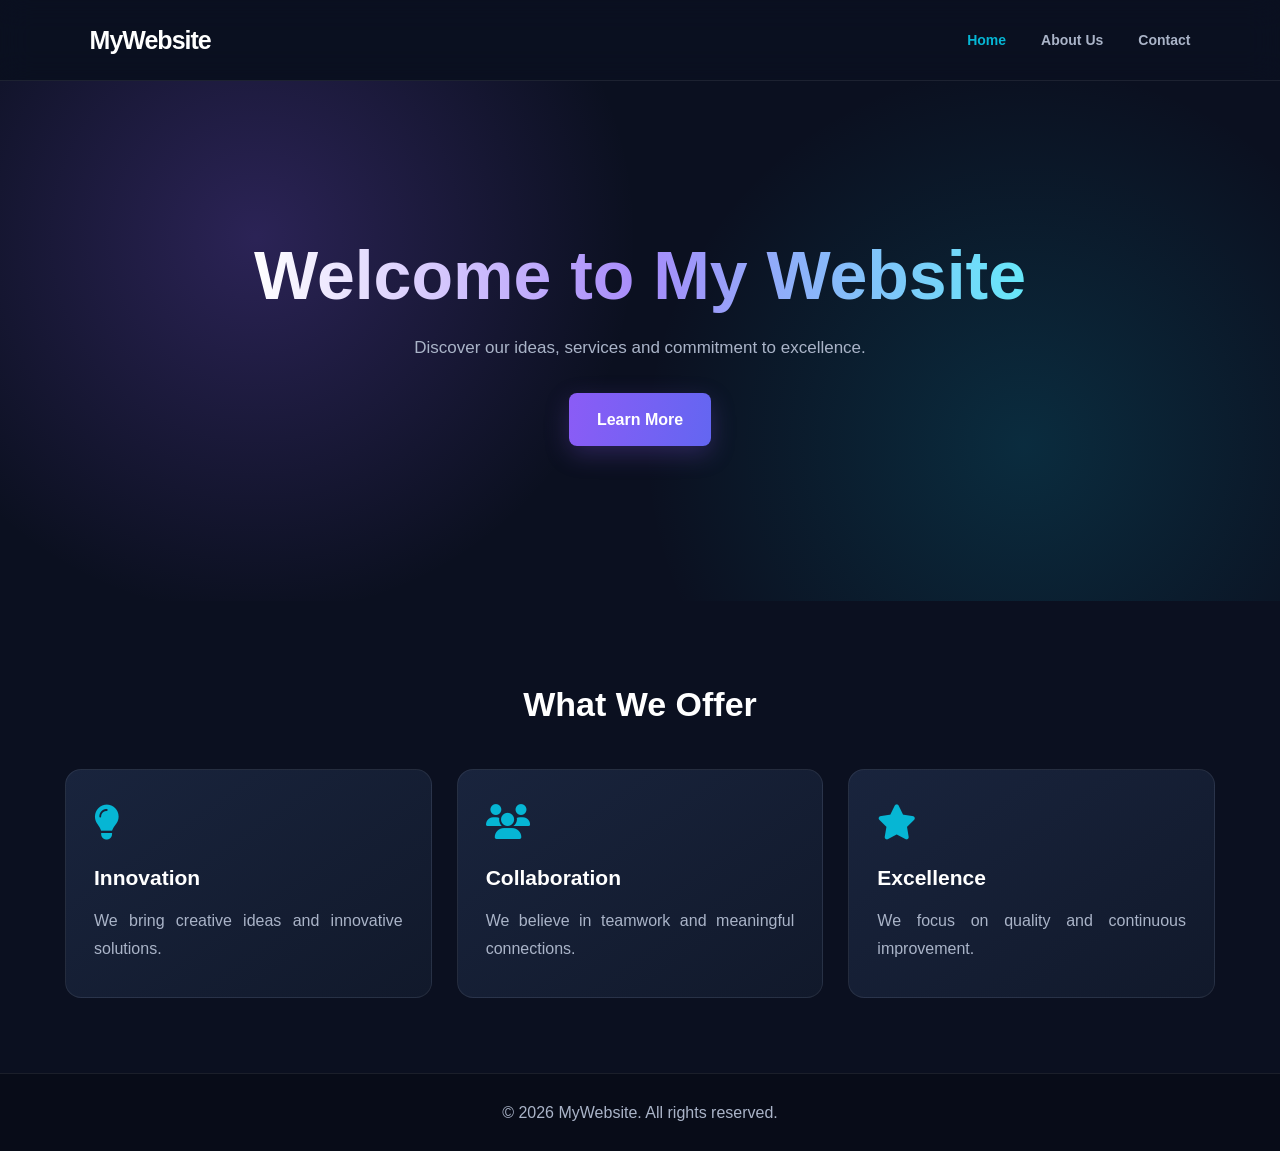
<file: index.html>
<!DOCTYPE html>
<html lang="en">
<head>
    <meta charset="UTF-8">
    <meta name="viewport" content="width=device-width, initial-scale=1.0">
    <title>Home | My Website</title>
    <link rel="stylesheet" href="style.css">
    <link rel="stylesheet" href="https://cdnjs.cloudflare.com/ajax/libs/font-awesome/6.5.2/css/all.min.css">
    <script src="script.js" defer></script>
</head>
<body>

<header>
    <nav class="navbar">
        <a href="index.html" class="logo">MyWebsite</a>

        <button class="menu-toggle">
            <i class="fa fa-bars"></i>
        </button>

        <ul class="nav-menu">
            <li><a href="index.html" class="active">Home</a></li>
            <li><a href="about.html">About Us</a></li>
            <li><a href="contact.html">Contact</a></li>
        </ul>
    </nav>
</header>

<section class="hero">
    <h1>Welcome to My Website</h1>
    <p>Discover our ideas, services and commitment to excellence.</p>
    <a href="about.html" class="btn">Learn More</a>
</section>

<section class="container">
    <h2>What We Offer</h2>

    <div class="cards">
        <div class="card">
            <i class="fa fa-lightbulb"></i>
            <h3>Innovation</h3>
            <p>We bring creative ideas and innovative solutions.</p>
        </div>

        <div class="card">
            <i class="fa fa-users"></i>
            <h3>Collaboration</h3>
            <p>We believe in teamwork and meaningful connections.</p>
        </div>

        <div class="card">
            <i class="fa fa-star"></i>
            <h3>Excellence</h3>
            <p>We focus on quality and continuous improvement.</p>
        </div>
    </div>
</section>

<footer>
    <p>&copy; 2026 MyWebsite. All rights reserved.</p>
</footer>

</body>
</html>
</file>
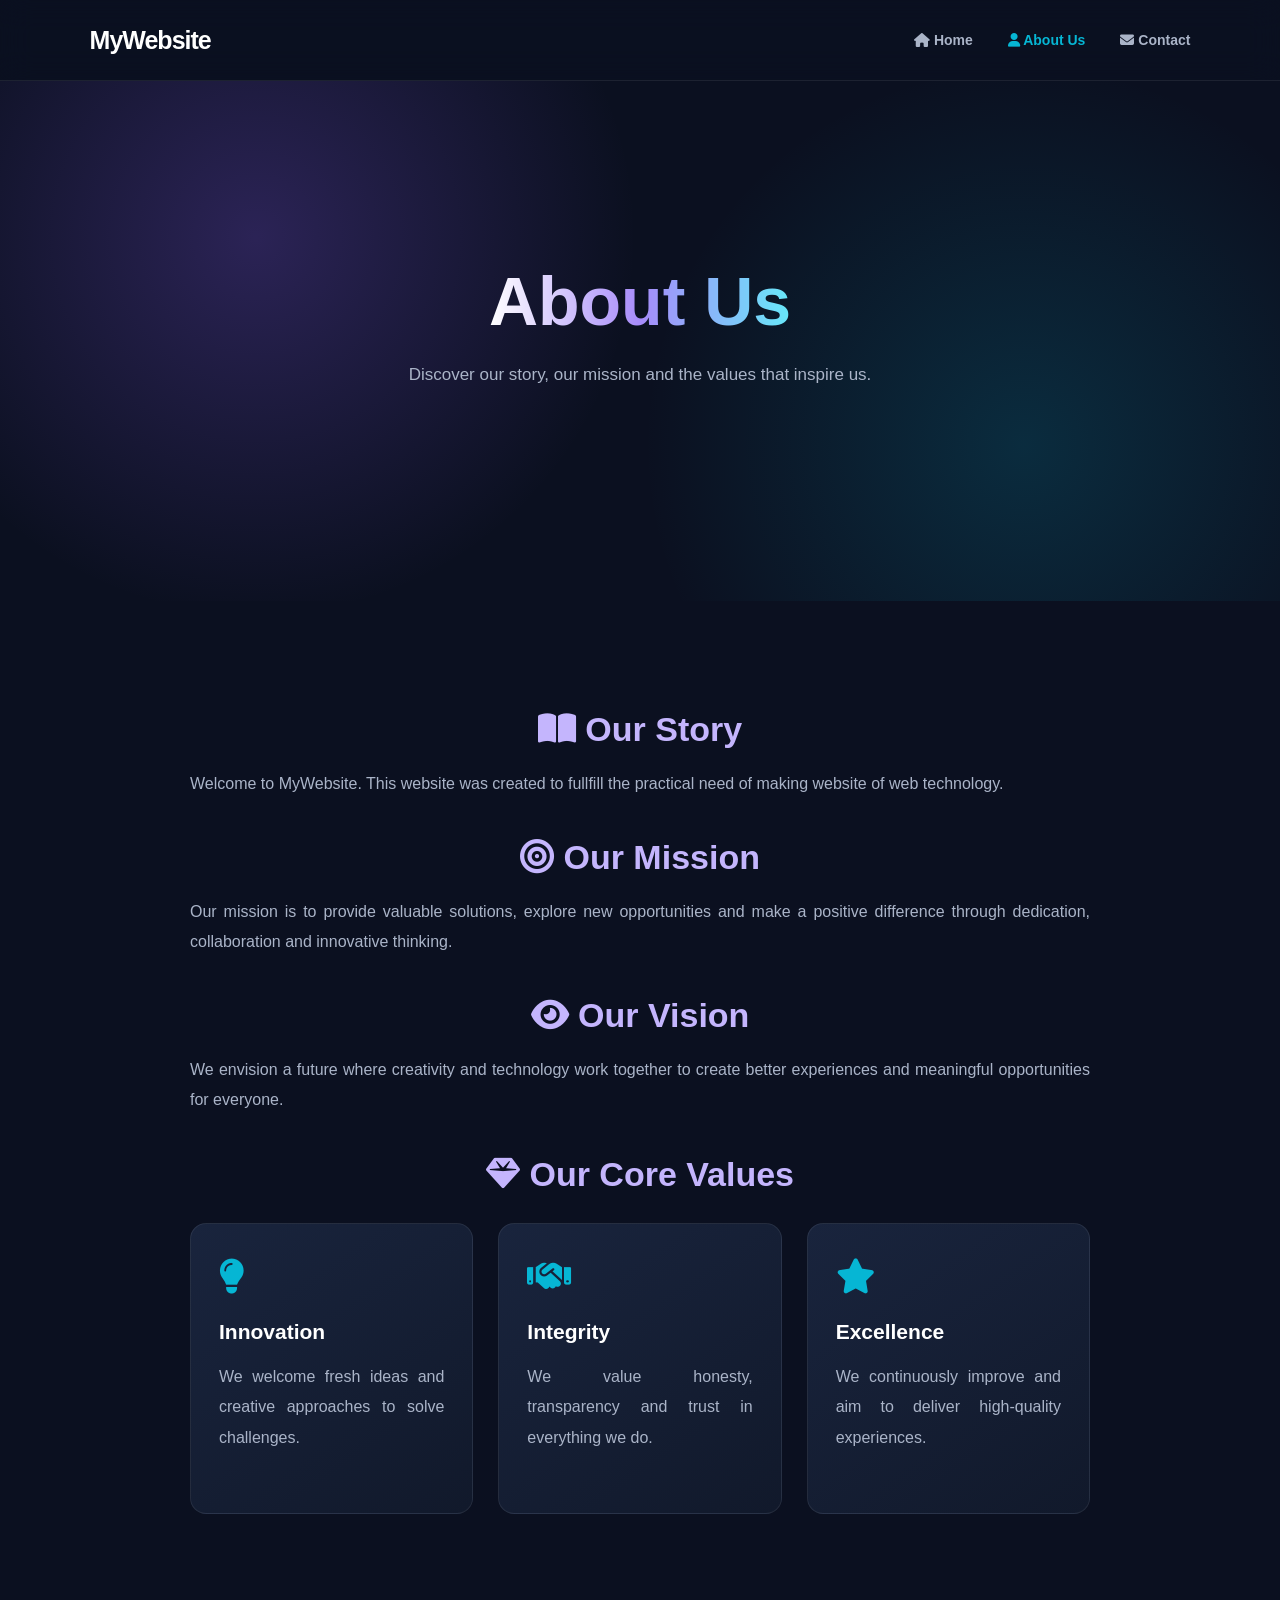
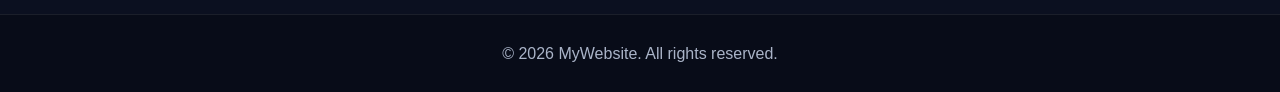
<file: about.html>
<!DOCTYPE html>
<html lang="en">
<head>
    <meta charset="UTF-8">
    <meta name="viewport" content="width=device-width, initial-scale=1.0">
    <title>About Us | My Website</title>

    <link rel="stylesheet" href="style.css">
    <link rel="stylesheet" href="https://cdnjs.cloudflare.com/ajax/libs/font-awesome/6.5.2/css/all.min.css">
    <script src="script.js" defer></script>
</head>
<body>

<header>
    <nav class="navbar">
        <a href="index.html" class="logo">MyWebsite</a>

        <button class="menu-toggle" aria-label="Toggle navigation" aria-expanded="false">
            <i class="fa fa-bars"></i>
        </button>

        <ul class="nav-menu">
            <li><a href="index.html"><i class="fa fa-home"></i> Home</a></li>
            <li><a href="about.html" class="active"><i class="fa fa-user"></i> About Us</a></li>
            <li><a href="contact.html"><i class="fa fa-envelope"></i> Contact</a></li>
        </ul>
    </nav>
</header>

<main>

    <section class="hero">
        <h1>About Us</h1>
        <p>Discover our story, our mission and the values that inspire us.</p>
    </section>

    <section class="container about">

        <h2><i class="fa fa-book-open"></i> Our Story</h2>
        <p>
            Welcome to MyWebsite. This website was created to fullfill the practical need of making website of web technology.

        <h2><i class="fa fa-bullseye"></i> Our Mission</h2>
        <p>
            Our mission is to provide valuable solutions, explore new
            opportunities and make a positive difference through
            dedication, collaboration and innovative thinking.
        </p>

        <h2><i class="fa fa-eye"></i> Our Vision</h2>
        <p>
            We envision a future where creativity and technology work
            together to create better experiences and meaningful
            opportunities for everyone.
        </p>

        <h2><i class="fa fa-gem"></i> Our Core Values</h2>

        <div class="cards">

            <article class="card">
                <i class="fa fa-lightbulb"></i>
                <h3>Innovation</h3>
                <p>
                    We welcome fresh ideas and creative approaches
                    to solve challenges.
                </p>
            </article>

            <article class="card">
                <i class="fa fa-handshake"></i>
                <h3>Integrity</h3>
                <p>
                    We value honesty, transparency and trust
                    in everything we do.
                </p>
            </article>

            <article class="card">
                <i class="fa fa-star"></i>
                <h3>Excellence</h3>
                <p>
                    We continuously improve and aim to deliver
                    high-quality experiences.
                </p>
            </article>

        </div>

    </section>

</main>

<footer>
    <p>&copy; <span class="year"></span> MyWebsite. All rights reserved.</p>
</footer>

</body>
</html>
</file>
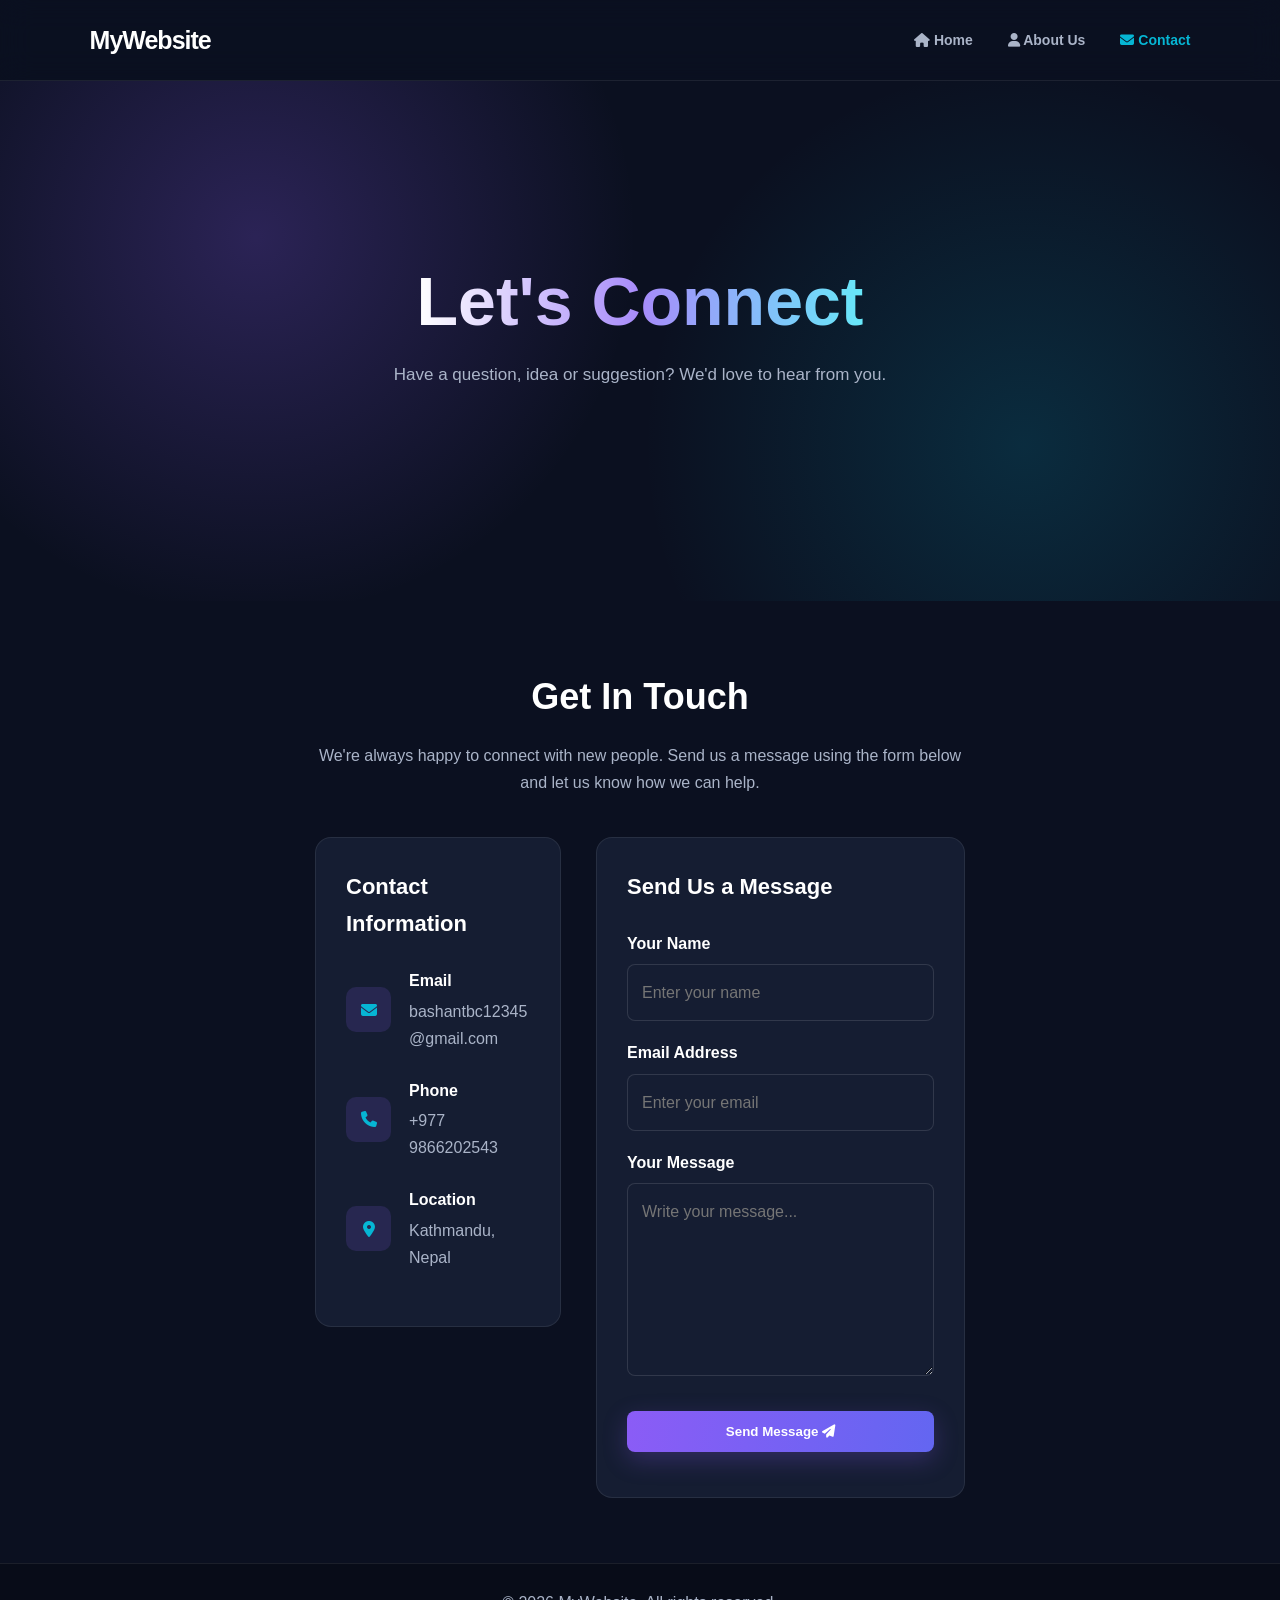
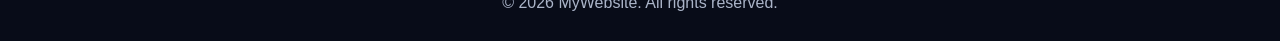
<file: contact.html>
<!DOCTYPE html>
<html lang="en">
<head>
    <meta charset="UTF-8">
    <meta name="viewport" content="width=device-width, initial-scale=1.0">
    <title>Contact Us | My Website</title>

    <link rel="stylesheet" href="style.css">
    <link rel="stylesheet" href="https://cdnjs.cloudflare.com/ajax/libs/font-awesome/6.5.2/css/all.min.css">
    <script src="script.js" defer></script>
</head>
<body>

<header>
    <nav class="navbar">
        <a href="index.html" class="logo">MyWebsite</a>

        <button class="menu-toggle" aria-label="Toggle navigation" aria-expanded="false">
            <i class="fa fa-bars"></i>
        </button>

        <ul class="nav-menu">
            <li><a href="index.html"><i class="fa fa-home"></i> Home</a></li>
            <li><a href="about.html"><i class="fa fa-user"></i> About Us</a></li>
            <li><a href="contact.html" class="active"><i class="fa fa-envelope"></i> Contact</a></li>
        </ul>
    </nav>
</header>

<main>

    <section class="hero">
        <h1>Let's Connect</h1>
        <p>Have a question, idea or suggestion? We'd love to hear from you.</p>
    </section>

    <section class="container contact">

        <h2>Get In Touch</h2>

        <p class="contact-intro">
            We're always happy to connect with new people.
            Send us a message using the form below and let us know
            how we can help.
        </p>

        <div class="contact-layout">

            <div class="contact-info">

                <h3>Contact Information</h3>

                <div class="contact-item">
                    <i class="fa fa-envelope"></i>
                    <div>
                        <h4>Email</h4>
                        <p>bashantbc12345@gmail.com</p>
                    </div>
                </div>

                <div class="contact-item">
                    <i class="fa fa-phone"></i>
                    <div>
                        <h4>Phone</h4>
                        <p>+977 9866202543</p>
                    </div>
                </div>

                <div class="contact-item">
                    <i class="fa fa-location-dot"></i>
                    <div>
                        <h4>Location</h4>
                        <p>Kathmandu, Nepal</p>
                    </div>
                </div>

            </div>

            <div class="contact-form">

                <h3>Send Us a Message</h3>

                <form id="contact-form">

                    <label for="name">Your Name</label>
                    <input type="text" id="name" name="name"
                           placeholder="Enter your name" required>

                    <label for="email">Email Address</label>
                    <input type="email" id="email" name="email"
                           placeholder="Enter your email" required>

                    <label for="message">Your Message</label>
                    <textarea id="message" name="message"
                              rows="6" placeholder="Write your message..."
                              required></textarea>

                    <button type="submit" class="btn">
                        Send Message <i class="fa fa-paper-plane"></i>
                    </button>

                    <p id="form-status" role="status"></p>

                </form>

            </div>

        </div>

    </section>

</main>

<footer>
    <p>&copy; <span class="year"></span> MyWebsite. All rights reserved.</p>
</footer>

</body>
</html>
</file>
<file: style.css>
* {
    margin: 0;
    padding: 0;
    box-sizing: border-box;
}

:root {
    --primary: #8b5cf6;
    --secondary: #06b6d4;
    --dark: #0b1020;
    --card: #151d32;
    --text: #aab4c8;
    --white: #ffffff;
}

html {
    scroll-behavior: smooth;
}

body {
    font-family: 'Segoe UI', Arial, sans-serif;
    background: var(--dark);
    color: var(--white);
    line-height: 1.7;
}

a {
    text-decoration: none;
}

.container {
    max-width: 1150px;
    width: 90%;
    margin: auto;
}

/* NAVIGATION */
header {
    position: sticky;
    top: 0;
    z-index: 1000;
    background: rgba(11, 16, 32, 0.88);
    backdrop-filter: blur(15px);
    border-bottom: 1px solid rgba(255,255,255,0.08);
}

.navbar {
    min-height: 80px;
    padding: 0 7%;
    display: flex;
    align-items: center;
    justify-content: space-between;
}

.logo {
    color: white;
    font-size: 25px;
    font-weight: 800;
    letter-spacing: -1px;
}

.logo i {
    color: var(--primary);
}

.nav-menu {
    display: flex;
    align-items: center;
    gap: 35px;
    list-style: none;
}

.nav-menu a {
    color: var(--text);
    font-size: 14px;
    font-weight: 600;
    transition: 0.3s;
}

.nav-menu a:hover,
.nav-menu a.active {
    color: var(--secondary);
}

.menu-toggle {
    display: none;
    background: none;
    border: none;
    color: white;
    font-size: 24px;
    cursor: pointer;
}

/* HERO SECTION */
.hero {
    min-height: 520px;
    padding: 120px 20px;
    text-align: center;
    display: flex;
    flex-direction: column;
    justify-content: center;
    align-items: center;
    background:
        radial-gradient(circle at 20% 30%, rgba(139,92,246,.25), transparent 35%),
        radial-gradient(circle at 80% 70%, rgba(6,182,212,.17), transparent 35%),
        var(--dark);
}

.hero h1 {
    font-size: clamp(38px, 6vw, 68px);
    line-height: 1.15;
    font-weight: 800;
    max-width: 850px;
    margin-bottom: 20px;
    background: linear-gradient(90deg, #ffffff, #a78bfa, #67e8f9);
    -webkit-background-clip: text;
    background-clip: text;
    color: transparent;
}

.hero p {
    color: var(--text);
    max-width: 600px;
    font-size: 17px;
    margin-bottom: 30px;
}

/* BUTTONS */
.btn {
    display: inline-block;
    padding: 13px 28px;
    border-radius: 8px;
    background: linear-gradient(100deg, var(--primary), #6366f1);
    color: white;
    font-weight: 700;
    transition: 0.3s;
    box-shadow: 0 8px 25px rgba(139,92,246,.25);
}

.btn:hover {
    transform: translateY(-4px);
    box-shadow: 0 12px 30px rgba(139,92,246,.4);
}

/* SECTIONS */
.container {
    padding-top: 75px;
    padding-bottom: 75px;
}

.container > h2 {
    text-align: center;
    font-size: 34px;
    margin-bottom: 35px;
}

/* CARDS */
.cards {
    display: grid;
    grid-template-columns: repeat(3, 1fr);
    gap: 25px;
}

.card {
    background: linear-gradient(145deg, #19243d, #11192b);
    border: 1px solid rgba(255,255,255,.08);
    border-radius: 16px;
    padding: 35px 28px;
    transition: transform .35s, border-color .35s;
}

.card:hover {
    transform: translateY(-10px);
    border-color: var(--primary);
}

.card i {
    font-size: 35px;
    color: var(--secondary);
    margin-bottom: 20px;
}

.card h3 {
    font-size: 21px;
    margin-bottom: 12px;
}

.card p,
.about p {
    color: var(--text);
    text-align: justify;
}

/* ABOUT PAGE */
.about {
    max-width: 900px;
}

.about h2 {
    color: #c4b5fd;
    margin: 30px 0 12px;
}

.about p {
    margin-bottom: 20px;
}

/* CONTACT PAGE */
.contact {
    max-width: 650px;
}

form label {
    display: block;
    margin: 18px 0 7px;
    font-weight: 600;
}

form input,
form textarea {
    width: 100%;
    padding: 14px;
    border-radius: 8px;
    border: 1px solid rgba(255,255,255,.12);
    background: var(--card);
    color: white;
    outline: none;
    font: inherit;
}

form input:focus,
form textarea:focus {
    border-color: var(--primary);
    box-shadow: 0 0 0 3px rgba(139,92,246,.15);
}

form button {
    border: none;
    cursor: pointer;
    margin-top: 20px;
}

/* FOOTER */
footer {
    padding: 25px;
    text-align: center;
    color: var(--text);
    background: #080c18;
    border-top: 1px solid rgba(255,255,255,.08);
}

/* ANIMATIONS */
@keyframes fadeUp {
    from {
        opacity: 0;
        transform: translateY(25px);
    }
    to {
        opacity: 1;
        transform: translateY(0);
    }
}

.hero h1,
.hero p,
.hero .btn {
    animation: fadeUp .8s ease both;
}

.card {
    animation: fadeUp .7s ease both;
}

/* MOBILE RESPONSIVE */
@media (max-width: 700px) {
    .navbar {
        padding: 0 5%;
    }

    .menu-toggle {
        display: block;
    }

    .nav-menu {
        display: none;
        position: absolute;
        top: 80px;
        left: 0;
        width: 100%;
        padding: 25px;
        flex-direction: column;
        align-items: flex-start;
        background: #11192b;
        border-bottom: 1px solid rgba(255,255,255,.1);
    }

    .nav-menu.active {
        display: flex;
    }

    .hero {
        min-height: 430px;
        padding: 80px 20px;
    }

    .hero h1 {
        font-size: 38px;
    }

    .cards {
        grid-template-columns: 1fr;
    }

    .container {
        padding-top: 55px;
        padding-bottom: 55px;
    }
}

@media (prefers-reduced-motion: reduce) {
    *, *::before, *::after {
        scroll-behavior: auto !important;
        animation-duration: 0.01ms !important;
        transition-duration: 0.01ms !important;
    }
}

/* ABOUT PAGE LAYOUT FIX */

main {
    width: 100%;
    min-height: 70vh;
    overflow: visible;
}

.about {
    width: min(900px, 90%);
    margin: 0 auto;
    padding: 70px 0;
}

.about h2 {
    margin-top: 35px;
    margin-bottom: 15px;
    line-height: 1.4;
}

.about p {
    line-height: 1.9;
    margin-bottom: 25px;
}

.about .cards {
    margin-top: 25px;
    margin-bottom: 30px;
}

.about .card {
    min-width: 0;
    overflow-wrap: break-word;
}

@media (max-width: 700px) {
    .about {
        width: 90%;
        padding: 45px 0;
    }

    .about .cards {
        grid-template-columns: 1fr;
    }
}

/* CONTACT PAGE FIX */

.contact {
    width: min(1100px, 90%);
    margin: auto;
    padding: 65px 0;
}

.contact > h2 {
    text-align: center;
    font-size: 36px;
    margin-bottom: 15px;
}

.contact-intro {
    color: var(--text);
    text-align: center;
    max-width: 650px;
    margin: 0 auto 40px;
}

.contact-layout {
    display: grid;
    grid-template-columns: 0.8fr 1.2fr;
    gap: 35px;
    align-items: start;
}

.contact-info,
.contact-form {
    min-width: 0;
    background: var(--card);
    padding: 30px;
    border-radius: 16px;
    border: 1px solid rgba(255,255,255,0.08);
}

.contact-info h3,
.contact-form h3 {
    font-size: 22px;
    margin-bottom: 25px;
}

.contact-item {
    display: flex;
    align-items: center;
    gap: 18px;
    margin-bottom: 25px;
}

.contact-item > i {
    width: 45px;
    height: 45px;
    flex-shrink: 0;
    display: grid;
    place-items: center;
    background: rgba(139,92,246,0.15);
    color: var(--secondary);
    border-radius: 10px;
}

.contact-item h4 {
    margin-bottom: 3px;
}

.contact-item p {
    color: var(--text);
    overflow-wrap: anywhere;
}

.contact-form form {
    width: 100%;
}

.contact-form input,
.contact-form textarea {
    display: block;
    margin-bottom: 15px;
}

.contact-form textarea {
    resize: vertical;
    min-height: 130px;
}

.contact-form .btn {
    width: 100%;
}

#form-status {
    color: var(--secondary);
    margin-top: 15px;
    overflow-wrap: anywhere;
}

@media (max-width: 750px) {
    .contact-layout {
        grid-template-columns: 1fr;
    }

    .contact > h2 {
        font-size: 29px;
    }

    .contact-info,
    .contact-form {
        padding: 22px;
    }
}
</file>
